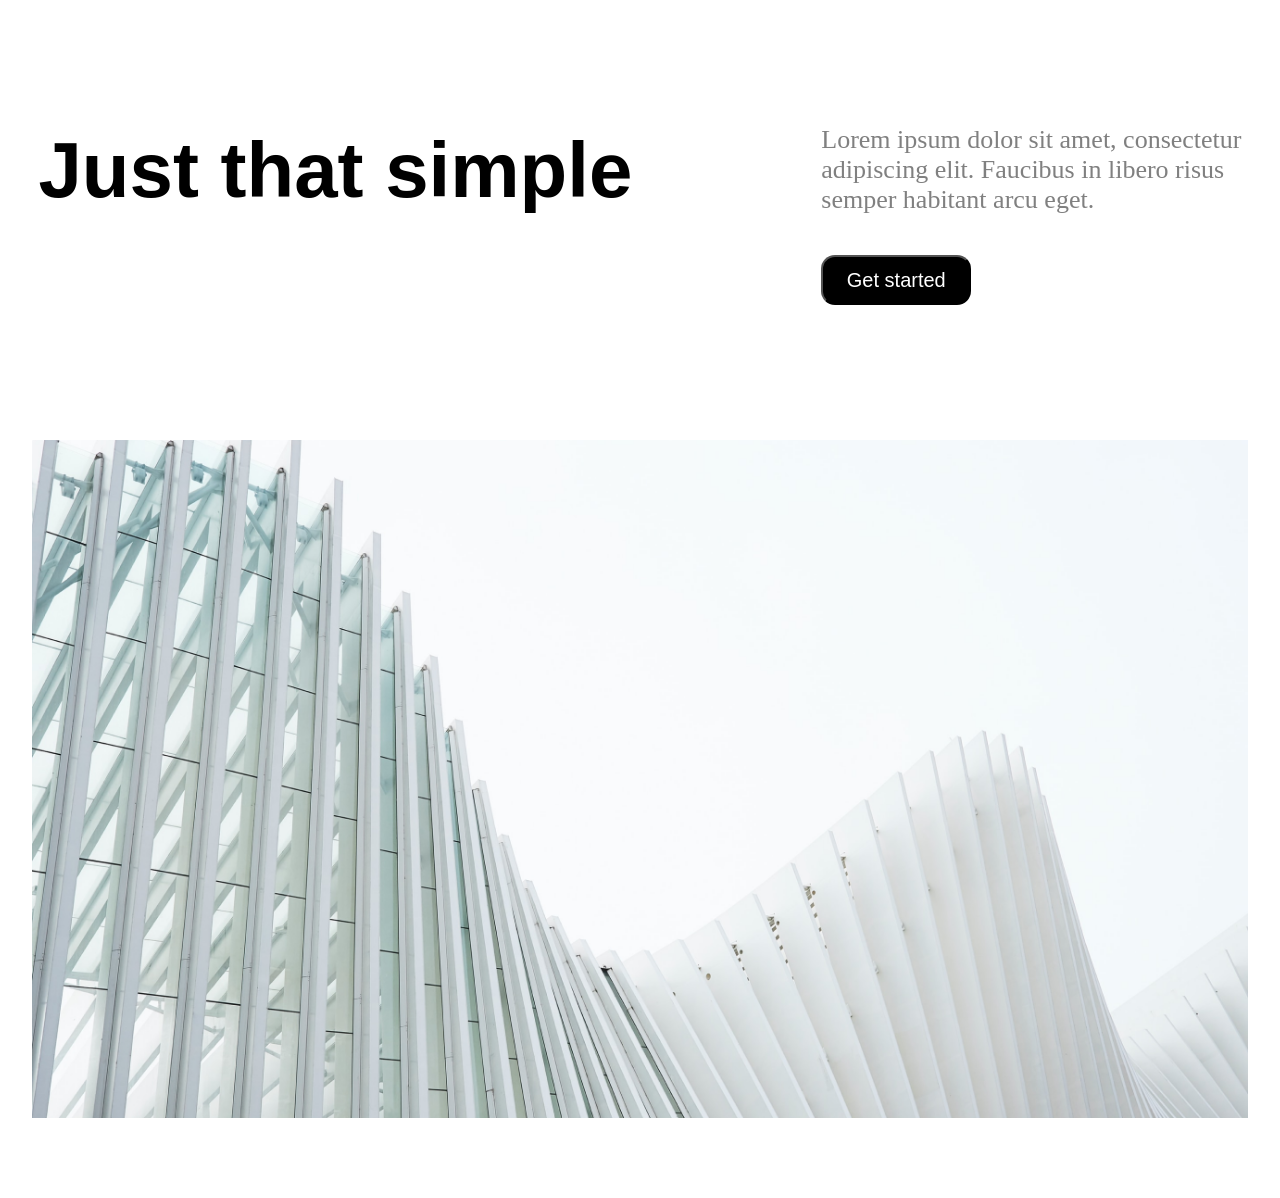
<file: 10_simple-landing-page/index.html>
<!DOCTYPE html>
<html lang="en">

<head>
    <meta charset="UTF-8">
    <meta name="viewport" content="width=device-width, initial-scale=1.0">
    <title>Landing page 10</title>
    <link rel="stylesheet" href="style.css">
</head>

<body>
    <div class="head">
        <div class="item-1">Just that simple</div>
        <div class="item-2">
            <div>Lorem ipsum dolor sit amet, consectetur</div>
            <div>adipiscing elit. Faucibus in libero risus</div>
            <div>semper habitant arcu eget.</div>
            <div class="btn">
                <button><a href="https://www.pexels.com/search/nature%20wallpaper/">Get started</a></button>
            </div>
        </div>
    </div>
    <div class="hero-img"><img src="Assets/hero-img.png" alt=""></div>
</body>

</html>
</file>
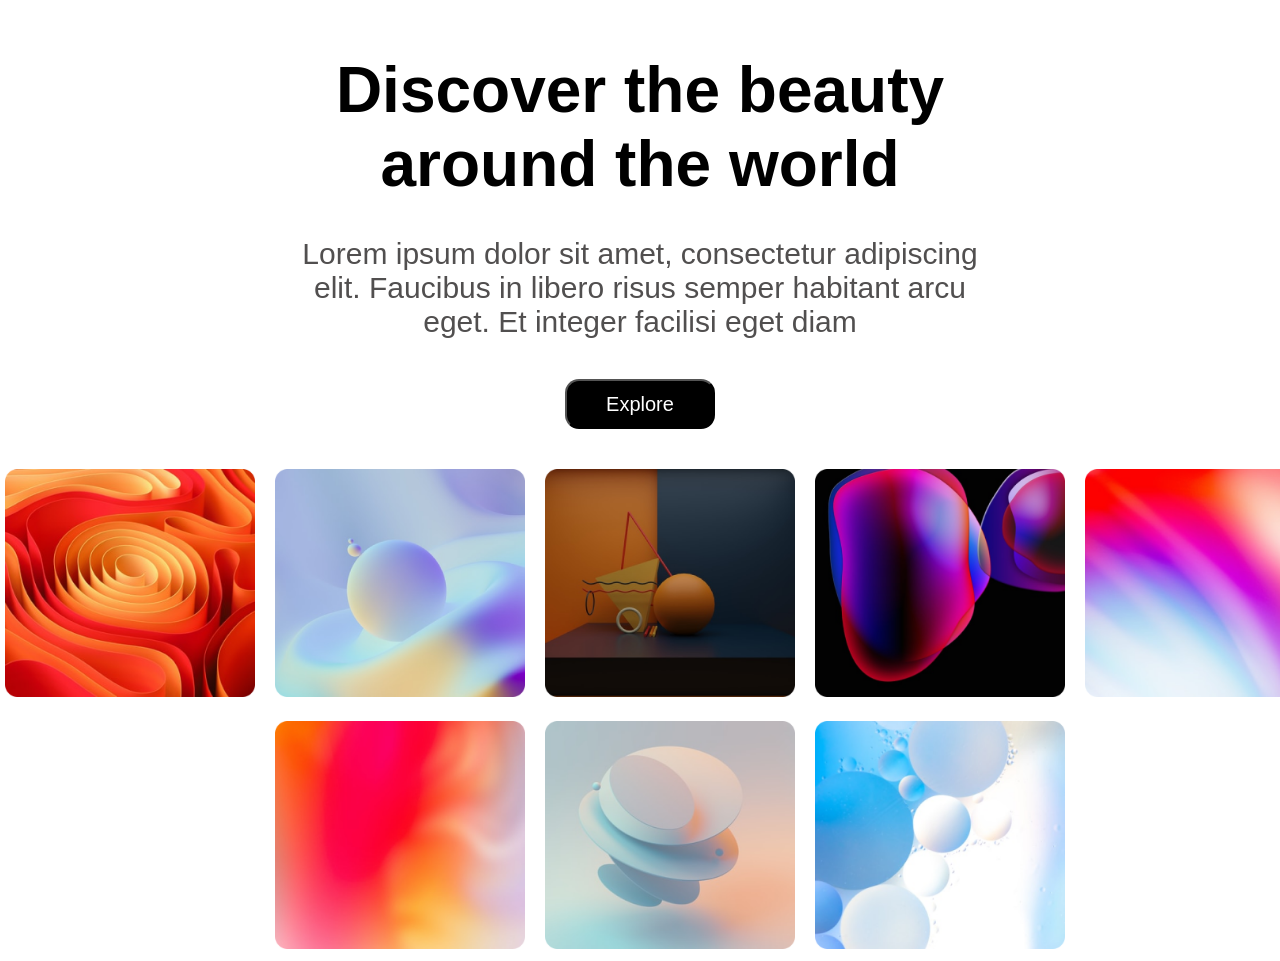
<file: 11_Landing-page/index.html>
<!DOCTYPE html>
<html lang="en">

<head>
    <meta charset="UTF-Landing page 1/index.html8">
    <meta name="viewport" content="width=device-width, initial-scale=1.0">
    <title>Landing page 11</title>
    <link rel="stylesheet" href="style.css">
</head>

<body>
    <div class="heading">
        <div class="A1 B1">Discover the beauty</div>
        <div class="A2 B1">around the world</div>
    </div>
    <div class="rough">
        <div>Lorem ipsum dolor sit amet, consectetur adipiscing</div>
        <div>elit. Faucibus in libero risus semper habitant arcu</div>
        <div>eget. Et integer facilisi eget diam</div>
    </div>
    <div class="btn">
        <button><a href="https://www.pexels.com/search/nature%20wallpaper/">Explore</a></button>
    </div>
    <div class="images">
        <div class="imgli1"></div>
        <ul class="A3">
            <li><img src="Assets/rectangle_image_1.png" alt="" width="250px"></li>
            <li><img src="Assets/rectangle_image_2.png" alt="" width="250px"></li>
            <li><img src="Assets/rectangle_image_3.png" alt="" width="250px"></li>
            <li><img src="Assets/rectangle_image_4.png" alt="" width="250px"></li>
            <li><img src="Assets/rectangle_image_5.png" alt="" width="250px"></li>
        </ul>
        <div class="imgli2">
            <ul class="A4">
                <li><img src="Assets/rectangle_image_6.png" alt="" width="250px"></li>
                <li><img src="Assets/rectangle_image_7.png" alt="" width="250px"></li>
                <li><img src="Assets/rectangle_image_8.png" alt="" width="250px"></li>

            </ul>
        </div>
    </div>
</body>

</html>
</file>
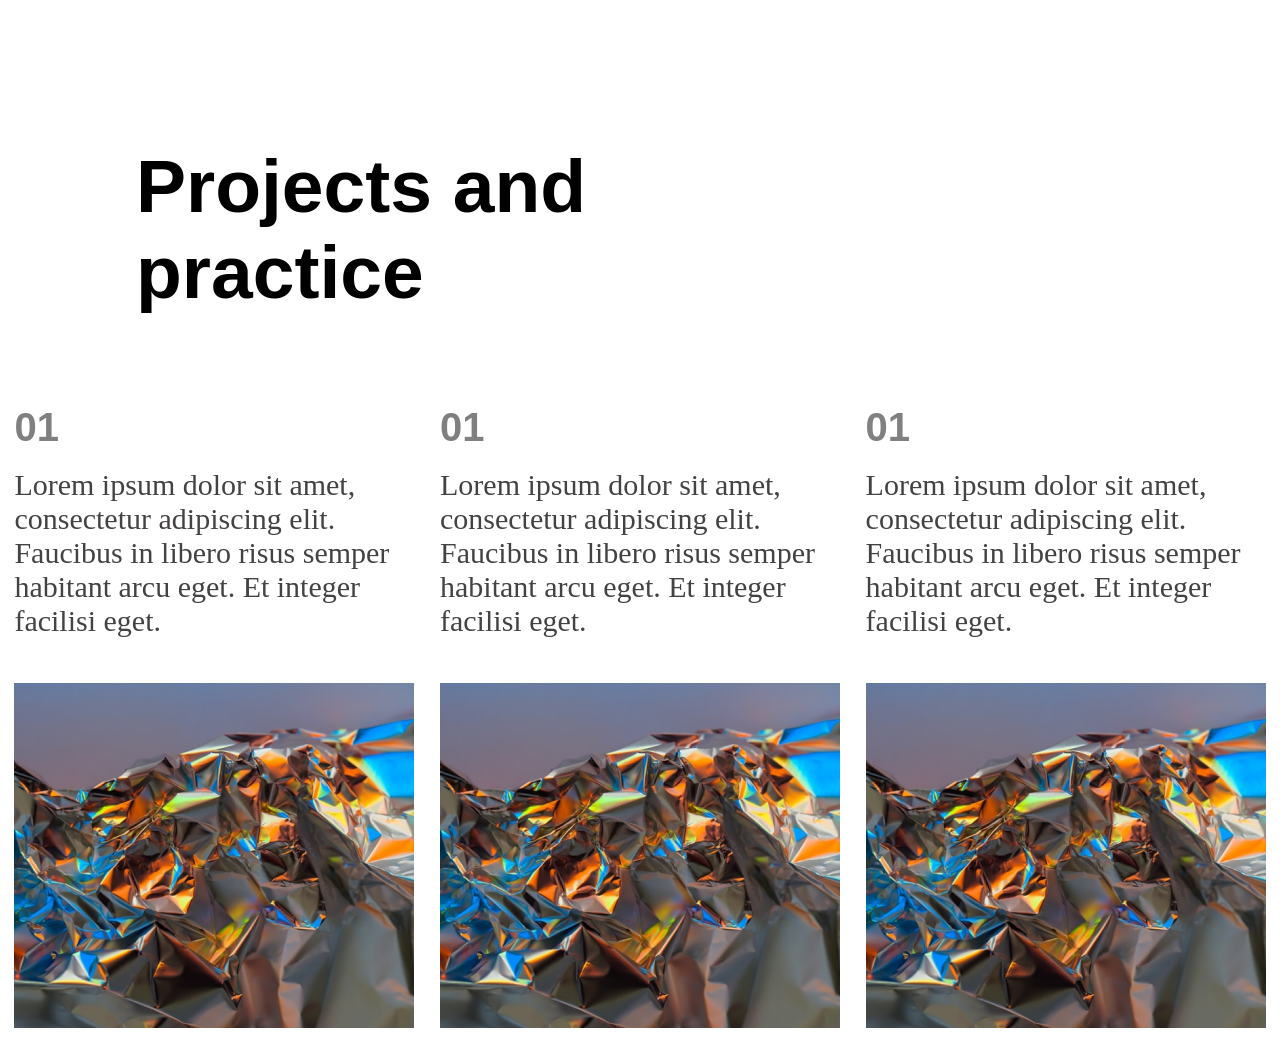
<file: 13_Landing-page/index.html>
<!DOCTYPE html>
<html lang="en">

<head>
    <meta charset="UTF-8">
    <meta name="viewport" content="width=device-width, initial-scale=1.0">
    <title>Landing page 5</title>
    <link rel="stylesheet" href="style.css">
</head>

<body>
    <div class="top">
        <div>Projects and</div>
        <div>practice</div>
    </div>
    <div class="items">

        <div class="item">
            <div class="one">01</div>
            <div class="lorm">
                <div>Lorem ipsum dolor sit amet,</div>
                <div>consectetur adipiscing elit.</div>
                <div>Faucibus in libero risus semper</div>
                <div>habitant arcu eget. Et integer</div>
                <div>facilisi eget.</div>
            </div>
            <div><img src="Assets/main-img-1.png" alt=""></div>
        </div>

        <div class="item">
            <div class="one">01</div>
            <div class="lorm">
                <div>Lorem ipsum dolor sit amet,</div>
                <div>consectetur adipiscing elit.</div>
                <div>Faucibus in libero risus semper</div>
                <div>habitant arcu eget. Et integer</div>
                <div>facilisi eget.</div>
            </div>
            <div><img src="Assets/main-img-1.png" alt=""></div>
        </div>

        <div class="item">
            <div class="one">01</div>
            <div class="lorm">
                <div>Lorem ipsum dolor sit amet,</div>
                <div>consectetur adipiscing elit.</div>
                <div>Faucibus in libero risus semper</div>
                <div>habitant arcu eget. Et integer</div>
                <div>facilisi eget.</div>
            </div>
            <div><img src="Assets/main-img-1.png" alt=""></div>
        </div>

    </div>
</body>

</html>
</file>
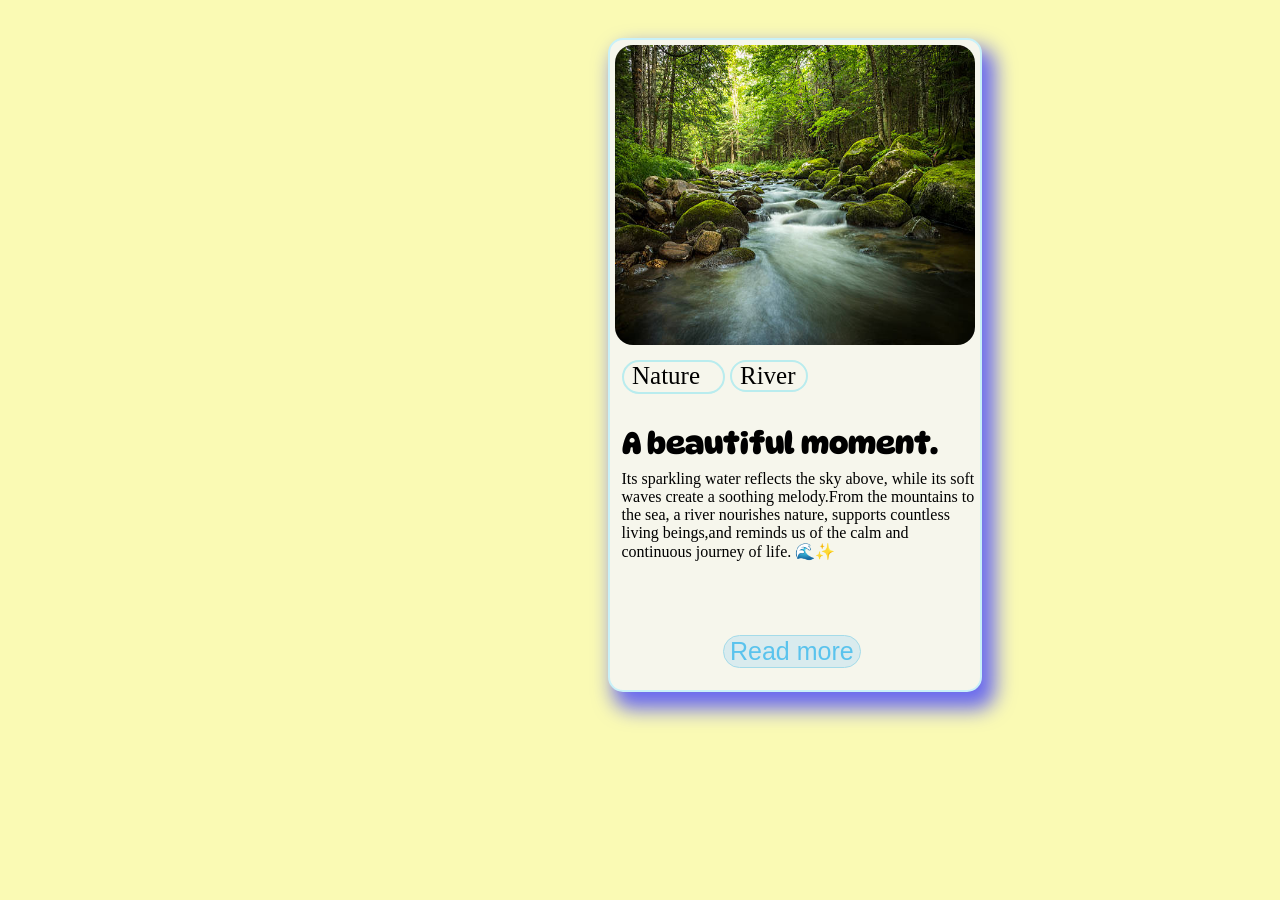
<file: 6_peaceful-river-card/index.html>
<!DOCTYPE html>
<html lang="en">

<head>
    <meta charset="UTF-8">
    <meta name="viewport" content="width=device-width, initial-scale=1.0">
    <title>CSS style card</title>
    <link
        href="https://fonts.googleapis.com/css2?family=Bilbo+Swash+Caps&family=DynaPuff:wght@400..700&family=Google+Sans:ital,opsz,wght@0,17..18,400..700;1,17..18,400..700&family=Kablammo:MORF@1&family=Lavishly+Yours&family=Playwrite+GB+S+Guides:ital@0;1&family=Risque&family=Roboto:ital,wght@0,100..900;1,100..900&display=swap"
        rel="stylesheet">
<link rel="stylesheet" href="style.css">
</head>

<body>
    <div class="M1">
        <img class="M2" src="River.jpg" alt="River image">
        <div class="M3">
            Nature
        </div>
        <div class="M4">
            River
        </div>
        <div class="M5">
            A beautiful moment.
        </div>
        <div class="M6">
            Its sparkling water reflects the sky above, while its soft waves create a soothing melody.From the mountains
            to the sea, a river nourishes nature, supports countless living beings,and reminds us of the calm and
            continuous journey of life. 🌊✨
        </div>
        <div class="M7">
            <a target="_blank" href="https://en.wikipedia.org/wiki/River">
                <button class="M8">Read more</button>
            </a>
        </div>
    </div>
</body>

</html>
</file>
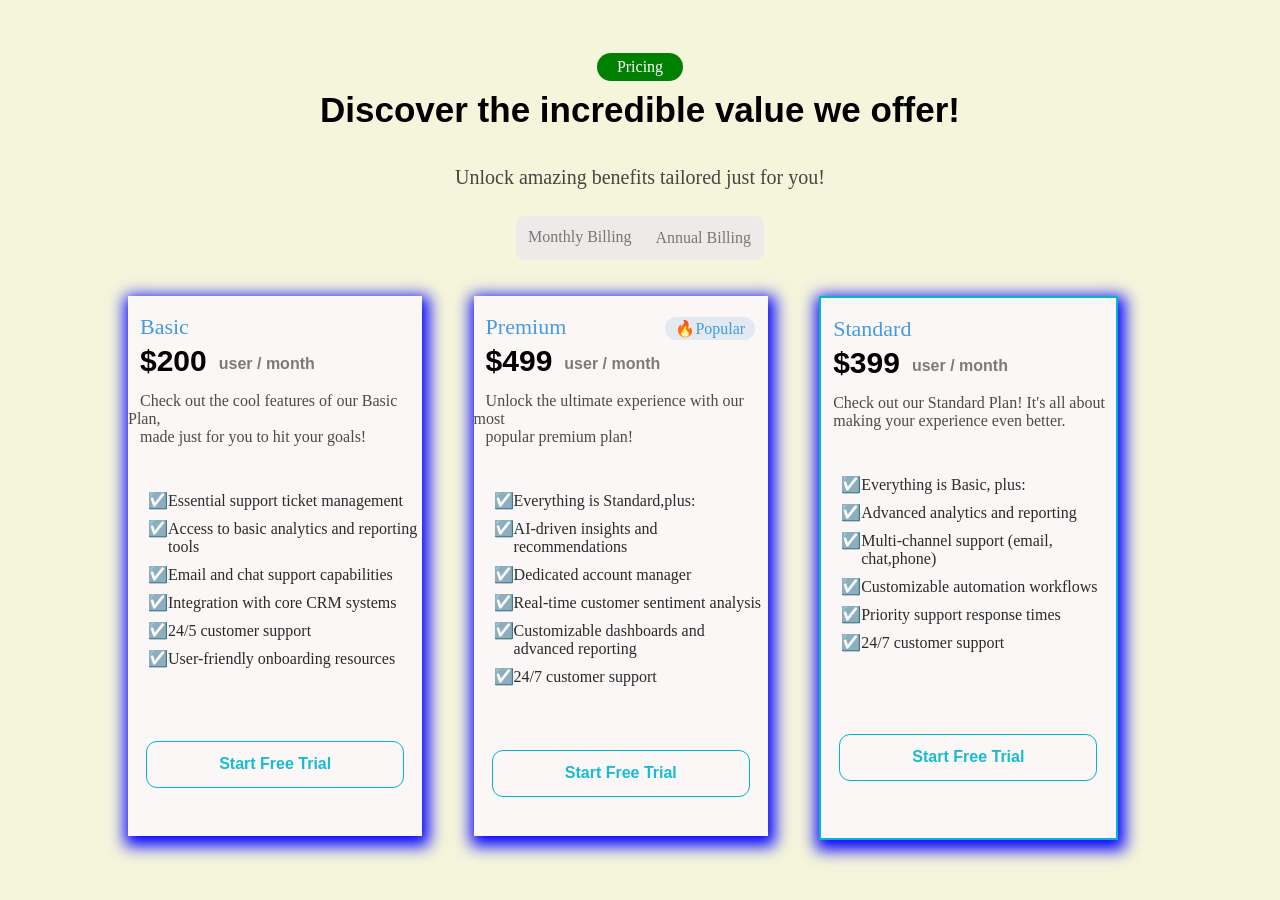
<file: 7_pricing-card-ui/index.html>
<!DOCTYPE html>
<html lang="en">

<head>
    <meta charset="UTF-8">
    <meta name="viewport" content="width=device-width, initial-scale=1.0">
    <title>Pricing card</title>
    <link rel="stylesheet" href="style.css">
</head>

<body>
    <section class="M1">
        <div class="items item-1">Pricing</div>
        <div class="items item-2">Discover the incredible value we offer!</div>
        <div class="items item-3">Unlock amazing benefits tailored just for you!</div>
        <div class="items item-4">
            <div class="items item-18">Monthly Billing</div>
            <div class="items item-19">Annual Billing</div>
        </div>
        <div class="items item-5"></div>
        <div class="items item-6"></div>
    </section>
    <section class="M2">
        <div class="item item-7">
            <div class="itemA item-Q1">Basic</div>
            <div class="C2">
                <div class="itemA item-Q2">$200</div>
                <div class="itemA item-Q3">user&nbsp;/&nbsp;month</div>
            </div>

            <div class="itemA item-16">Check out the cool features of our Basic Plan,<div class="itemA item-16"> made
                    just for you to hit your
                    goals!</div>
            </div>
            <div class="itemA item-17"></div>
            <div class="itemA item-11">
                <ul>
                    <li class="B1">Essential support ticket management</li>
                    <li>Access to basic analytics and reporting tools</li>
                    <li>Email and chat support capabilities</li>
                    <li>Integration with core CRM systems</li>
                    <li>24/5 customer support</li>
                    <li>User-friendly onboarding resources</li>
                </ul>
            </div>

            <div class="itemA item-12">

                Start Free Trial
            </div>
            <div class="itemA item-13"></div>
            <div class="itemA item-14"></div>
            <div class="itemA item-15"></div>
        </div>

        <div class="item item-8">

            <div class="item-21">
                <div class="itemA item-Q1">Premium</div>
                <div class="class item-20">🔥Popular</div>
            </div>
            <div class="C2">
                <div class="itemA item-Q2">$499</div>
                <div class="itemA item-Q3">user&nbsp;/&nbsp;month</div>
            </div>
            <div class="itemA item-16">Unlock the ultimate experience with our most<div class="itemA item-16"> popular
                    premium plan!</div>
            </div>
            <div class="itemA item-17"></div>
            <div class="itemA item-11">
                <ul>
                    <li class="B1">Everything is Standard,plus:</li>
                    <li>AI-driven insights and recommendations</li>
                    <li>Dedicated account manager</li>
                    <li>Real-time customer sentiment analysis</li>
                    <li>Customizable dashboards and advanced reporting</li>
                    <li>24/7 customer support</li>
                </ul>
            </div>

            <div class="itemA item-12">

                Start Free Trial
            </div>
            <div class="itemA item-13"></div>
            <div class="itemA item-14"></div>
            <div class="itemA item-15"></div>
        </div>
        </div>
        <div class="item item-9">
            <div class="itemA item-Q1">Standard</div>
            <div class="C2">
                <div class="itemA item-Q2">$399</div>
                <div class="itemA item-Q3">user&nbsp;/&nbsp;month</div>
            </div>

            <div class="itemA item-16">Check out our Standard Plan! It's all about<div class="itemA item-16">making your
                    experience even better.</div>
            </div>
            <div class="itemA item-17"></div>
            <div class="itemA item-11">
                <ul>
                    <li class="B1">Everything is Basic, plus:</li>
                    <li>Advanced analytics and reporting</li>
                    <li>Multi-channel support (email, chat,phone)</li>
                    <li>Customizable automation workflows</li>
                    <li>Priority support response times</li>
                    <li>24/7 customer support</li>
                </ul>
            </div>

            <div class="itemA item-12">
                Start Free Trial
            </div>
            <div class="itemA item-13"></div>
            <div class="itemA item-14"></div>
            <div class="itemA item-15"></div>
        </div>
        </div>
    </section>
</body>

</html>
</file>
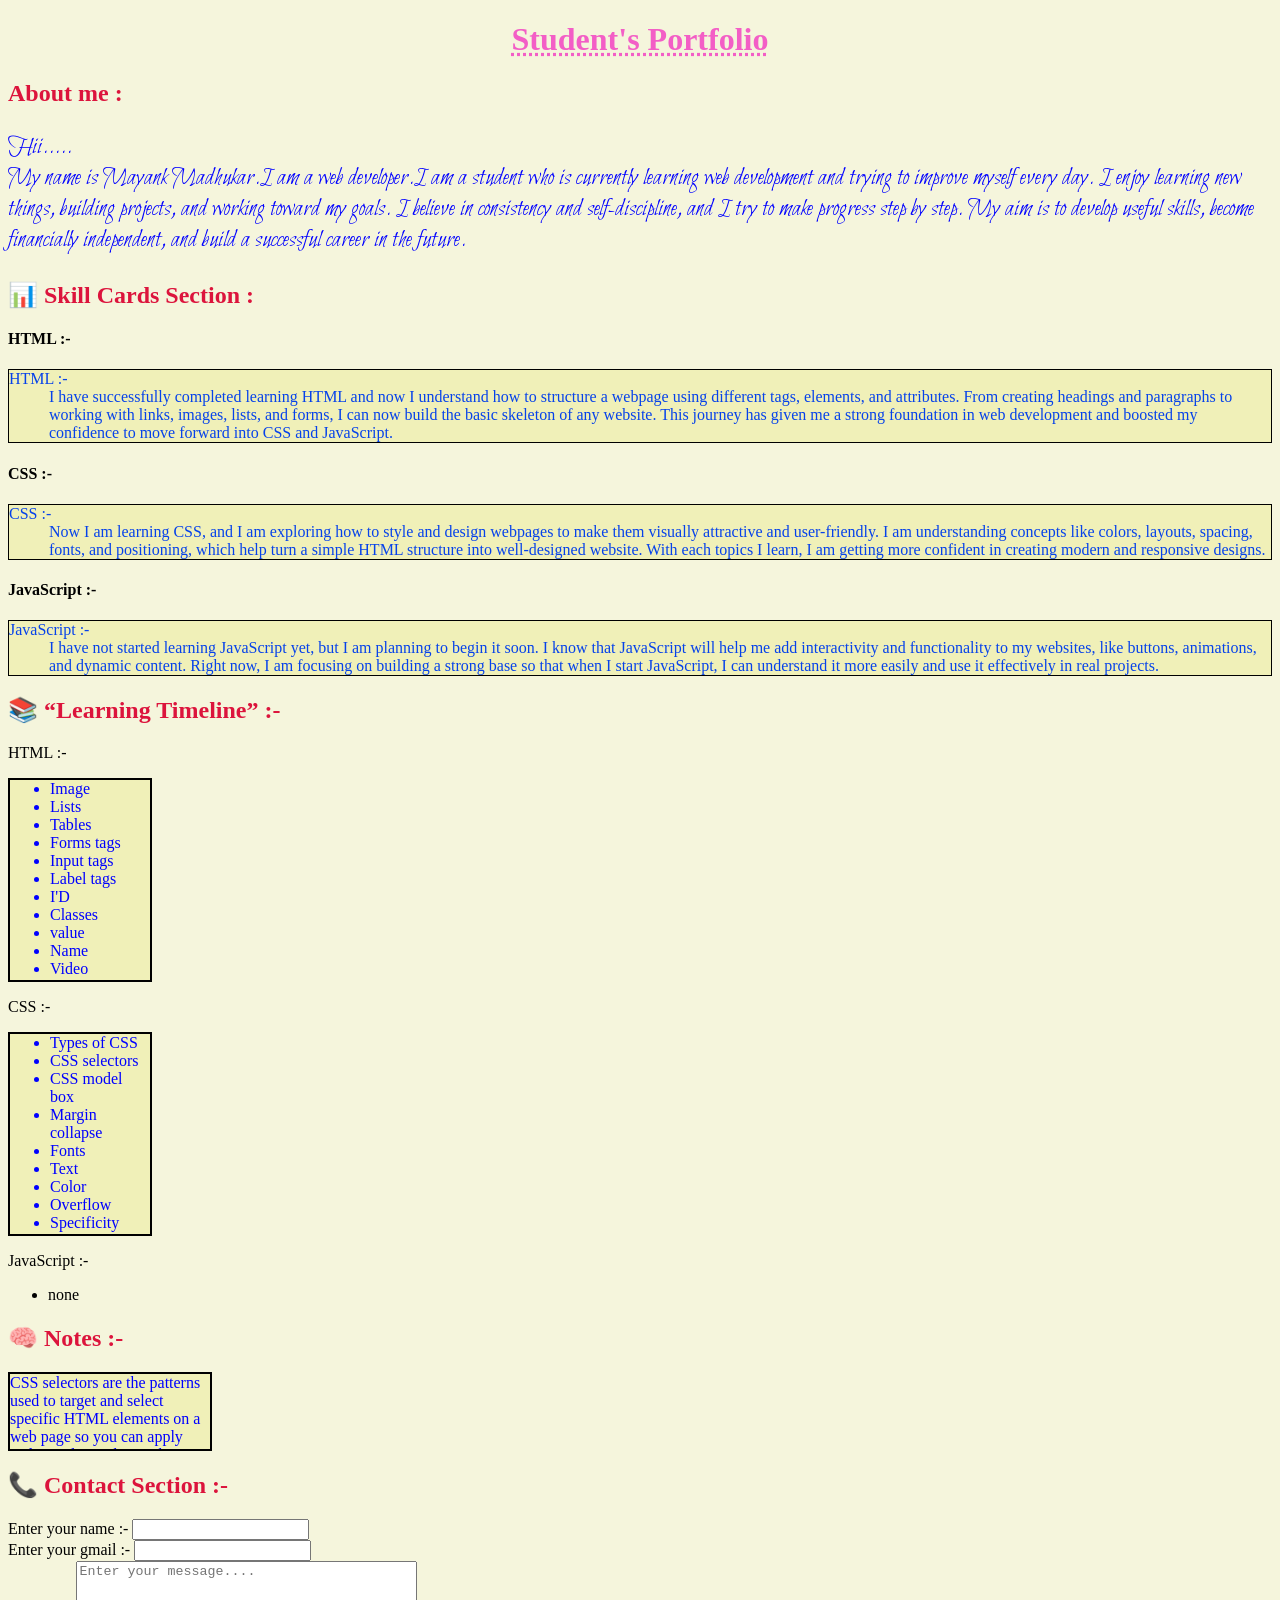
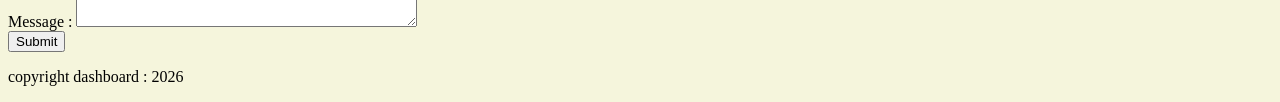
<file: 8_intro-landing/index.html>
<!DOCTYPE html>
<html lang="en">

<head>
    <meta charset="UTF-8">
    <meta name="viewport" content="width=device-width, initial-scale=1.0">
    <title>intro-landing page</title>
    <link
        href="https://fonts.googleapis.com/css2?family=Bilbo+Swash+Caps&family=DynaPuff:wght@400..700&family=Kablammo:MORF@1&family=Lavishly+Yours&family=Playwrite+GB+S+Guides:ital@0;1&family=Risque&family=Roboto:ital,wght@0,100..900;1,100..900&display=swap"
        rel="stylesheet">
    <link rel="stylesheet" href="style.css">
</head>

<body>
    <h1 class="M1">Student's Portfolio</h1>
    <h2 class="C1">About me :</h2>
    <p class="M2">Hii.....
        <br>
        My name is Mayank Madhukar.I am a web developer.I am a student who is currently learning web development and
        trying to improve myself every day. I enjoy learning new things, building projects, and working toward my goals.
        I believe in consistency and self-discipline, and I try to make progress step by step. My aim is to develop
        useful skills, become financially independent, and build a successful career in the future.
    </p>
    <section>
        <h2 class="C1">📊 Skill Cards Section :</h2>
        <h4>HTML :-</h4>
        <dl class="M3">
            <dt>HTML :-</dt>
            <dd>I have successfully completed learning HTML and now I understand how to structure a webpage using
                different tags, elements, and attributes. From creating headings and paragraphs to working with links,
                images, lists, and forms, I can now build the basic skeleton of any website. This journey has given me a
                strong foundation in web development and boosted my confidence to move forward into CSS and JavaScript.
            </dd>
        </dl>
        <h4>CSS :-</h4>
        <dl class="M4">
            <dt>CSS :-</dt>
            <dd>Now I am learning CSS, and I am exploring how to style and design webpages to make them visually
                attractive
                and user-friendly. I am understanding concepts like colors, layouts, spacing, fonts, and positioning,
                which
                help turn a simple HTML structure into well-designed website. With each topics I learn, I am getting
                more
                confident in creating modern and responsive designs.
            </dd>
        </dl>
        <h4>JavaScript :-</h4>
        <dl class="M5">
            <dt>JavaScript :-</dt>
            <dd>I have not started learning JavaScript yet, but I am planning to begin it soon. I know that JavaScript
                will
                help
                me add interactivity and functionality to my websites, like buttons, animations, and dynamic content.
                Right
                now,
                I am focusing on building a strong base so that when I start JavaScript, I can understand it more easily
                and
                use
                it effectively in real projects.
            </dd>
        </dl>
    </section>
    <main>
        <h2 class="C1">📚 “Learning Timeline” :-</h2>
        <p>HTML :-</p>
        <div>
            <ul class="M6">
                <li>Image</li>
                <li>Lists</li>
                <li>Tables</li>
                <li>Forms tags</li>
                <li>Input tags</li>
                <li>Label tags</li>
                <li>I'D</li>
                <li>Classes</li>
                <li>value</li>
                <li>Name</li>
                <li>Video</li>
                <li>Audio</li>
                <li>Media</li>
                <li>SVG</li>
                <li>Semantic tags</li>
                <li>Entities</li>
                <li>Code tags</li>
            </ul>
            <p>CSS :-</p>
            <ul class="M7">
                <li>Types of CSS</li>
                <li>CSS selectors</li>
                <li>CSS model box</li>
                <li>Margin collapse</li>
                <li>Fonts</li>
                <li>Text</li>
                <li>Color</li>
                <li>Overflow</li>
                <li>Specificity</li>
                <li>Sizing</li>
                <li>Display property</li>
                <li>Shadows</li>
                <li>Styling lists</li>
            </ul>
        </div>
        <p>JavaScript :-</p>
        <ul>
            <li>none</li>
        </ul>
    </main>
    <h2 class="C1">🧠 Notes :-</h2>
    <p class="M8">CSS selectors are the patterns used to target and select specific HTML elements on a web page so you
        can apply styling rules to them. They essentially tell the browser exactly which parts of your HTML document
        should receive specific fonts, colors, sizes, or layouts.
        <br>
        <q>Honesty is the best policy</q>
    </p>
    <h2 class="C1">📞 Contact Section :-</h2>
    <form action="" method="post">
        <label for="1312">Enter your name :-</label>
        <input type="text" id="1312" name="name"></input>
        <br>
        <label for="1313">Enter your gmail :-</label>
        <input type="email" id="1313" name="gmail"></input>
        <br>
        <label for="1314">Message :</label>
        <textarea id="1314" cols="40" rows="4" placeholder="Enter your message...."></textarea>
        <br>
        <button>Submit</button>
    </form>
    <footer>
        <p>copyright dashboard : 2026</p>
    </footer>
</body>

</html>
</file>
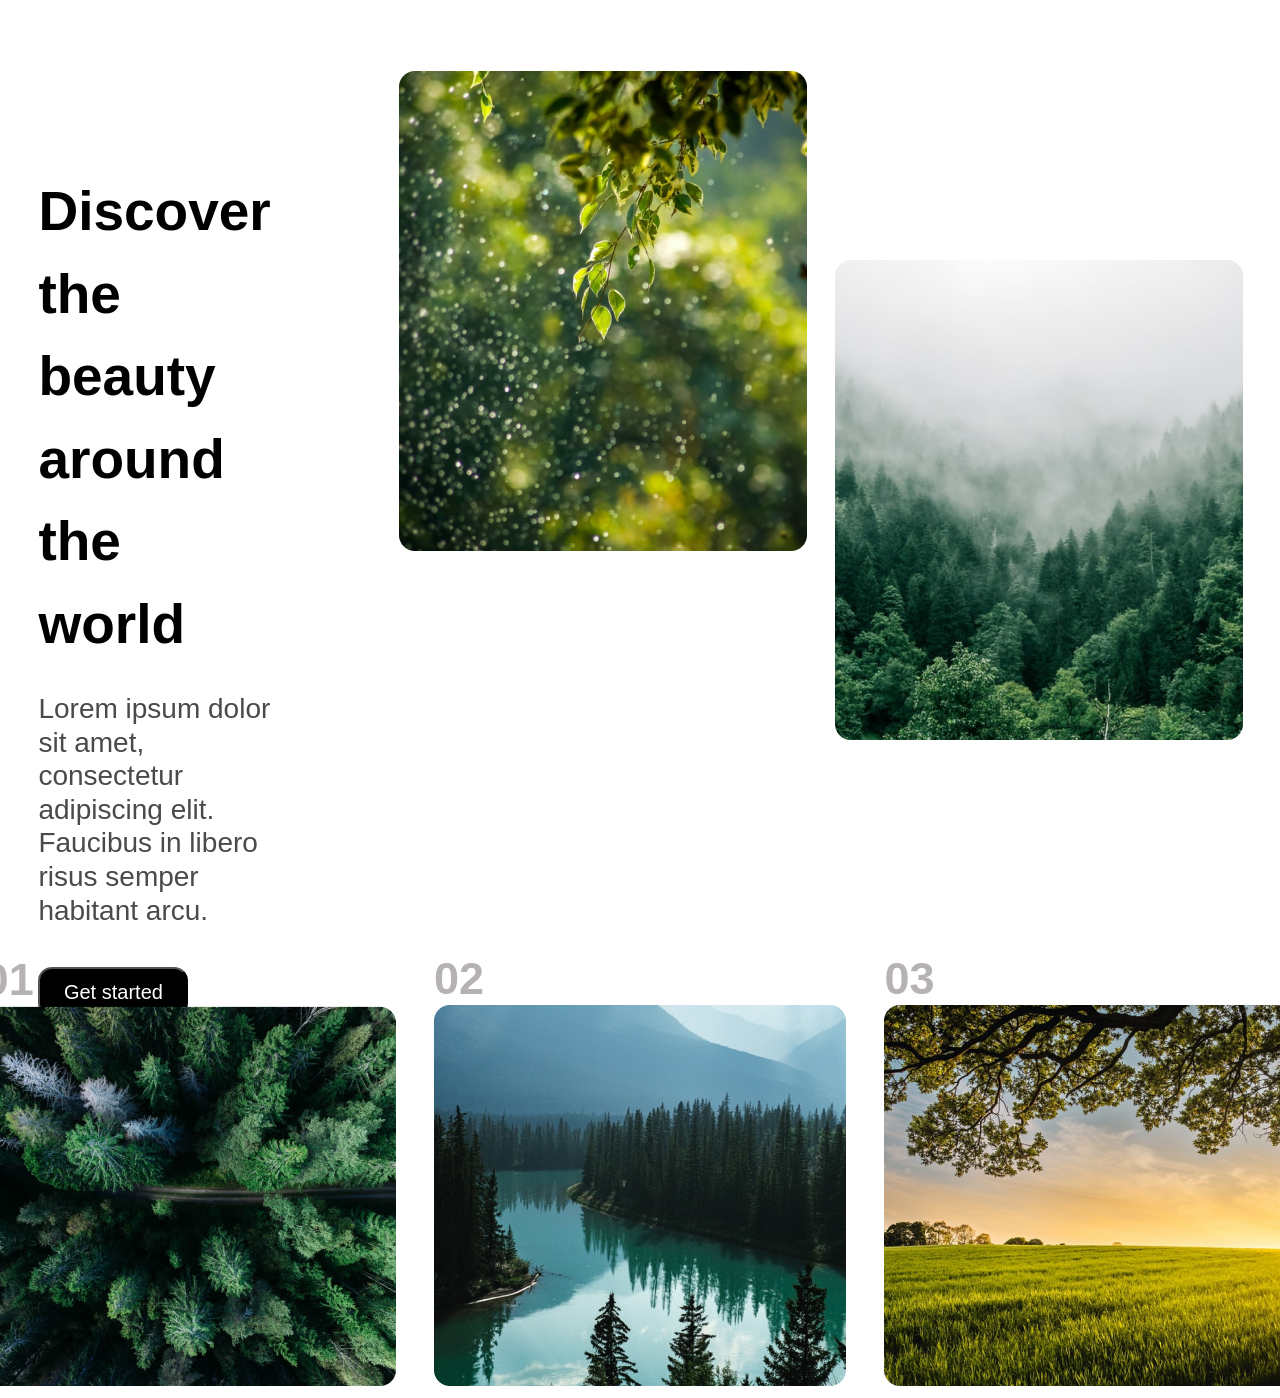
<file: 9_Landing-page/index.html>
<!DOCTYPE html>
<html lang="en">

<head>
    <meta charset="UTF-8">
    <meta name="viewport" content="width=device-width, initial-scale=1.0">
    <title>landing page 9</title>
    <link rel="stylesheet" href="style.css">
</head>

<body>
    <div class="topbody">
        <div class="firstitem">
            <div class="first-line">
                <div>Discover the</div>
                <div>beauty around</div>
                <div>the world</div>
            </div>
            <div class="lorm">
                <div>Lorem ipsum dolor sit amet,</div>
                <div>consectetur adipiscing elit.</div>
                <div>Faucibus in libero risus semper</div>
                <div>habitant arcu.</div>
            </div>
            <div class="btn">
                <button><a href="https://www.pexels.com/search/nature%20wallpaper/">Get started</a></button>
            </div>
        </div>
        <div class="img1"><img src="Assets/intro-img_1.png" alt=""></div>
        <div class="img2"><img src="Assets/intro-img_2.png" alt=""></div>
    </div>
    <div class="secondbody">
        <div class="item-1">
            <div>01</div>
            <div><img src="Assets/main-img_1.png" alt=""></div>
        </div>
        <div class="item-2">
            <div>02</div>
            <div><img src="Assets/main-img_2.png" alt=""></div>
        </div>
        <div class="item-3">
            <div>03</div>
            <div><img src="Assets/main-img_3.png" alt=""></div>
        </div>
    </div>
</body>

</html>
</file>
<file: 10_simple-landing-page/style.css>
.head {
    display: flex;
    flex-direction: row;
    justify-content: space-around;
    padding-top: 13vh;
    gap: 10vw;
}

.item-1 {
    font-size: 78px;
    font-weight: 800;
    font-family: sans-serif;
}

.item-2>div:first-child {
    font-size: 26px;
    font-weight: 400;
    color: grey;
}

.item-2>div:nth-child(2) {
    font-size: 26px;
    font-weight: 400;
    color: grey;
}

.item-2>div:nth-child(3) {
    font-size: 26px;
    font-weight: 400;
    color: grey;
}

.btn {
    padding-top: 40px;
}

button {
    border-radius: 14px;
    width: 150px;
    height: 50px;
    background-color: black;
}

button a {
    font-size: 20px;
    font-family: sans-serif;
    text-decoration: none;
    color: white;
}

.hero-img {
    display: flex;
    align-items: center;
    justify-content: center;
    padding-top: 15vh;
    padding-bottom:8vh;
}

.hero-img img {
    width: 95vw;
}
</file>
<file: 11_Landing-page/style.css>
.heading {
    display: flex;
    flex-direction: column;
    font-size: 64px;
    font-weight: 600;
    font-family: sans-serif;
    align-items: center;
    padding-top: 5vh;
}

.rough {
    display: flex;
    flex-direction: column;
    font-size: 30px;
    align-items: center;
    padding-top: 4vh;
    font-family: sans-serif;
    color: rgb(81, 79, 79);
}


.btn {
    padding-top: 40px;
    display: flex;
    align-items: center;
    justify-content: center;
}

button {
    border-radius: 14px;
    width: 150px;
    height: 50px;
    background-color: black;
}

button a {
    font-size: 20px;
    font-family: sans-serif;
    text-decoration: none;
    color: white;
}

ul {
    list-style-type: none;
}

.A3 {
    display: flex;
    justify-content: center;
    width:95vw;
    margin:auto;
}

.A3 li {
    padding-left: 20px;
}

.A4 {
    display: flex;
    justify-content: center;
    width:95vw;
    margin:auto;
    padding-top:20px;
}

.A4 li {
    padding-left: 20px;
}

.images {
    padding-top: 40px;
}
</file>
<file: 13_Landing-page/style.css>
.top {
    display: flex;
    flex-direction: column;
    font-size: 75px;
    font-weight: 800;
    font-family: sans-serif;
    padding-top: 15vh;
    padding-left: 10vw;
}

.item {
    display: flex;
    flex-direction: column;
}

.one {
    font-size: 40px;
    font-weight: 600;
    color: grey;
    font-family: sans-serif;
}

.lorm {
    font-size: 30px;
    color: rgb(68, 66, 66);
    padding-top: 2vh;
}

div img {
    padding-top: 5vh;
}

.items {
    display: flex;
    flex-direction: row;
    gap: 2vw;
    justify-content: center;
    padding-top:10vh;
}
</file>
<file: 6_peaceful-river-card/style.css>
body{
            background-color:rgb(250, 250, 180);
        }
        .M1 {
            border: 2px solid rgb(201, 241, 248);
            border-radius: 15px;
            width: 370px;
            height: 650px;
            position: relative;
            top: 30px;
            left: 600px;
            background-color: rgb(246, 246, 236);
            box-shadow:9px 13px 20px 4px #6a6aef;
        }

        .M2 {
            border: 0px;
            border-radius: 18px;
            width: 360px;
            height: 300px;
            position: relative;
            left: 5.15px;
            top: 5.15px;
        }

        .M3 {
            font-family: "Cause", cursive;
            border: 2px solid rgb(185, 236, 238);
            border-radius: 25px;
            font-size: 25px;
            width: 99px;
            height: 30px;
            position: absolute;
            top: 320px;
            left: 11.5px;
            text-indent: 8.5px;
        }

        .M4 {
            font-family: "Cause", cursive;
            border: 2px solid rgb(185, 236, 238);
            border-radius: 25px;
            font-size: 25px;
            width: 74px;
            text-indent: 8px;
            position: absolute;
            top: 320px;
            left: 120px;
        }

        .M5 {
            font-family: "DynaPuff", system-ui;
            position: absolute;
            top: 385px;
            font-size: 30px;
            font-weight: bold;
            left: 11.5px;

        }

        .M6 {
            font-family: "Imperial Script", cursive;
            position: absolute;
            top: 430px;
            left: 11.5px;
            font-size: 16px;

        }

        .M7 {
            position: absolute;
            top: 595px;
            left: 113px;
        }

        .M8 {
            border: 1px solid rgb(164, 219, 233);
            background-color: rgb(217, 235, 238);
            color: rgb(90, 195, 237);
            border-radius: 25px;
            font-size: 25px;
            font-weight: 500;
        }
</file>
<file: 7_pricing-card-ui/style.css>
.container {
     width: 96vw;
     height: 94vh;
     background-color: rgb(207, 244, 244);
     margin: 20px 20px;
 }

 body {
     background-color: beige;
 }

 .M1 {
     display: flex;
     flex-direction: column;
     justify-content: center;
     align-items: center;
     gap: 1vh;
 }

 .item-1 {
     margin-top: 5vh;
     background-color: green;
     color: white;
     padding: 5px 20px;
     border-radius: 15px;
 }

 .item-2 {
     font-size: 35px;
     font-weight: 550;
     font-family: sans-serif;
 }

 .item-3 {
     font-size: 20px;
     margin-top: 3vh;
     color: rgb(70, 68, 68);
 }

 .M2 {
     display: grid;
     max-width: 80vw;
     margin: 2vh auto;
     grid-template-columns: 1fr 1fr 1fr;
     grid-template-rows: 1fr;
     column-gap: 1vw;
     max-height:fit-content;

 }

 .item {
     /* background-color: red; */
     height: 60vh;
     width: auto;
 }

 /* .item-17 {
     border: 2px solid grey;
     height: 0.01px;
     width: 28vw;

 } */

 /* .item-11 {
     background-color: blue;
     width: vw;
     height: 2vh;
 } */

 .item-Q1 {
     color: rgb(68, 155, 226);
     font-size: 22px;
     padding-bottom: 0.4vh;
     padding-top: 2vh;
     text-indent: 12px;
 }

 .C2 {
     display: flex;
     padding-bottom: 1.6vh;
     font-family: sans-serif;
     font-weight: 550;
     text-indent: 12px;
 }

 .item-Q2 {
     align-content: flex-end;
     font-size: 30px;
 }

 .item-7 {
     display: flex;
     flex-direction: column;
     background-color: rgb(252, 247, 247);
     width: 23vw;
     box-shadow:2px 5px 15px 5px blue;
 }

 .item-7:hover {
     background-color: white;
     border: 2px solid #00b6d1;
     border-radius: 11px;
 }

 .item-Q3 {
     align-content: flex-end;
     padding-bottom: 0.5vh;
     color: rgb(127, 121, 121);
 }

 /* .item-16{
    max-width:10vw;
 } */
 ul li {
     padding-bottom: 1vh;
     list-style-type: "☑️";
     color: rgb(43, 42, 42);
 }

 ul {
     margin-top: 5vh
 }

 .item-12 {
     display: flex;
     justify-content: center;
     align-items: center;
     border: 1px solid #00b6d1;
     width: 20vw;
     height: 5vh;
     margin: auto;
     border-radius: 11px;
     color: #16bbd5;
     font-weight: bold;
     font-family: sans-serif;
 }

 .item-12:hover {
     /* background-color:rgb(67, 67, 234); */
     /* background-color: #07a5f4; */
     background-color: #077af4;
     color: white;
 }

 .item-16 {
     color: rgb(77, 74, 74);
 }

 .item-8 {
     display: flex;
     flex-direction: column;
     /* border:2px solid #00b6d1; */
     background-color: rgb(252, 247, 247);
     width: 23vw;
     box-shadow:2px 5px 15px 5px blue;
 }

 .item-9 {
     display: flex;
     flex-direction: column;
      border:2px solid #00b6d1; 
      background-color: rgb(252, 247, 247);
     width: 23vw; 
     box-shadow:2px 5px 15px 5px blue; 
  } 
 .item-4 {
     display: flex;
     gap: 1vw;
     background-color: rgb(237, 234, 234);
     padding: 7px;
     border-radius: 9px;
     color: rgb(120, 118, 118);
     margin-top: 2vh;
 }

 .item-18 {
     padding: 5px;
 }

 .item-18:hover {
     background-color: white;
     border-radius: 7px;
     color: rgb(72, 69, 69);
 }

 .item-19 {
     padding: 6px;
 }

 .item-19:hover {
     background-color: white;
     border-radius: 7px;
     color: rgb(72, 69, 69);
 }

 .item-8:hover {
     background-color: white;
     border: 2px solid #00b6d1;
     border-radius: 11px;
 }

  .item-9:hover {
     background-color: white;
     border: 2px solid #00b6d1;
     border-radius: 11px;
     
 } 
/* .item-9{
    transition-property:box-shadow;
    transition-duration:3s;
    transition-timing-function:linear;
} */
 .item-16 {
     text-indent: 12px;
 }

 .item-21 {
     display: flex;
     justify-content: space-between;
 }

 .item-20 {
     padding-top: 2vh;
     padding-right: 2vw;
     padding: 2px 10px;
     background-color: rgb(227, 233, 240);
     color: rgb(68, 155, 226);
     border-radius: 24px;
     align-self: center;
     margin-top: 2vh;
     margin-right: 1vw;

 }
</file>
<file: 8_intro-landing/style.css>
body {
            background-color: beige;
        }

        .M1 {
            text-align: center;
            text-decoration: underline;
            text-decoration-style: dotted;
            color: rgb(243, 94, 198);

        }

        .M2 {
            font-family: "Bilbo Swash Caps", cursive;
            width: 500;
            color: blue;
            font-size: 25px;
        }

        .M3 {
            border: 1px solid black;
            width: auto;
            height: auto;
            color: rgb(6, 66, 234);
            background-color: rgb(240, 240, 184);
        }

        .M4 {
            border: 1px solid black;
            width: auto;
            height: auto;
            color: rgb(6, 66, 234);
            background-color: rgb(240, 240, 184);
        }

        .M5 {
            border: 1px solid black;
            width: auto;
            height: auto;
            color: rgb(6, 66, 234);
            background-color: rgb(240, 240, 184);
        }

        .C1 {
            color: crimson
        }

        .M6 {
            background-color: rgb(240, 240, 184);
            color: blue;
            border: 2px solid black;
            width: 100px;
            height: 200px;
            overflow: scroll;
            overflow-x: hidden;
        }

        .M7 {
            background-color: rgb(240, 240, 184);
            color: blue;
            border: 2px solid black;
            width: 100px;
            height: 200px;
            overflow: scroll;
            overflow-x: hidden;
        }

        .M8 {
            background-color: rgb(240, 240, 184);
            color: blue;
            border: 2px solid black;
            width: 200px;
            height: 75px;
            overflow: scroll;
            overflow-x: hidden;

        }
</file>
<file: 9_Landing-page/style.css>
.first-line {
    font-size: 55px;
    font-weight: 700;
    font-family: sans-serif;
    line-height: 1.5;
}

.lorm {
    padding-top: 3vh;
    font-size: 28px;
    font-family: sans-serif;
    color: rgb(75, 73, 73);
    line-height: 1.2;
}

.btn {
    padding-top: 40px;
}

button {
    border-radius: 14px;
    width: 150px;
    height: 50px;
    background-color: black;
}

button a {
    font-size: 20px;
    font-family: sans-serif;
    text-decoration: none;
    color: white;
}

.topbody {
    display: flex;
    flex-direction: row;
    height: 95vh;
    width: 94vw;
    margin: auto;
}

.firstitem {
    display: flex;
    flex-direction: column;
    padding-top: 18vh;
}

.img1 {
    padding-left: 10vw;
    padding-top: 7vh;
}

.img2 {
    padding-left: 2.2vw;
    padding-top: 28vh;
}

.secondbody {
    display: flex;
    flex-direction: row;
    padding-top: 10vh;
    column-gap: 3vw;
    margin: auto;
    align-items: center;
    justify-content: center;
}

.item-1>div:first-child {
    font-size: 45px;
    font-family: sans-serif;
    font-weight: 600;
    color: rgb(182, 178, 178);
}

.item-2>div:first-child {
    font-size: 45px;
    font-family: sans-serif;
    font-weight: 600;
    color: rgb(182, 178, 178);
}

.item-3>div:first-child {
    font-size: 45px;
    font-family: sans-serif;
    font-weight: 600;
    color: rgb(182, 178, 178);
}
</file>
